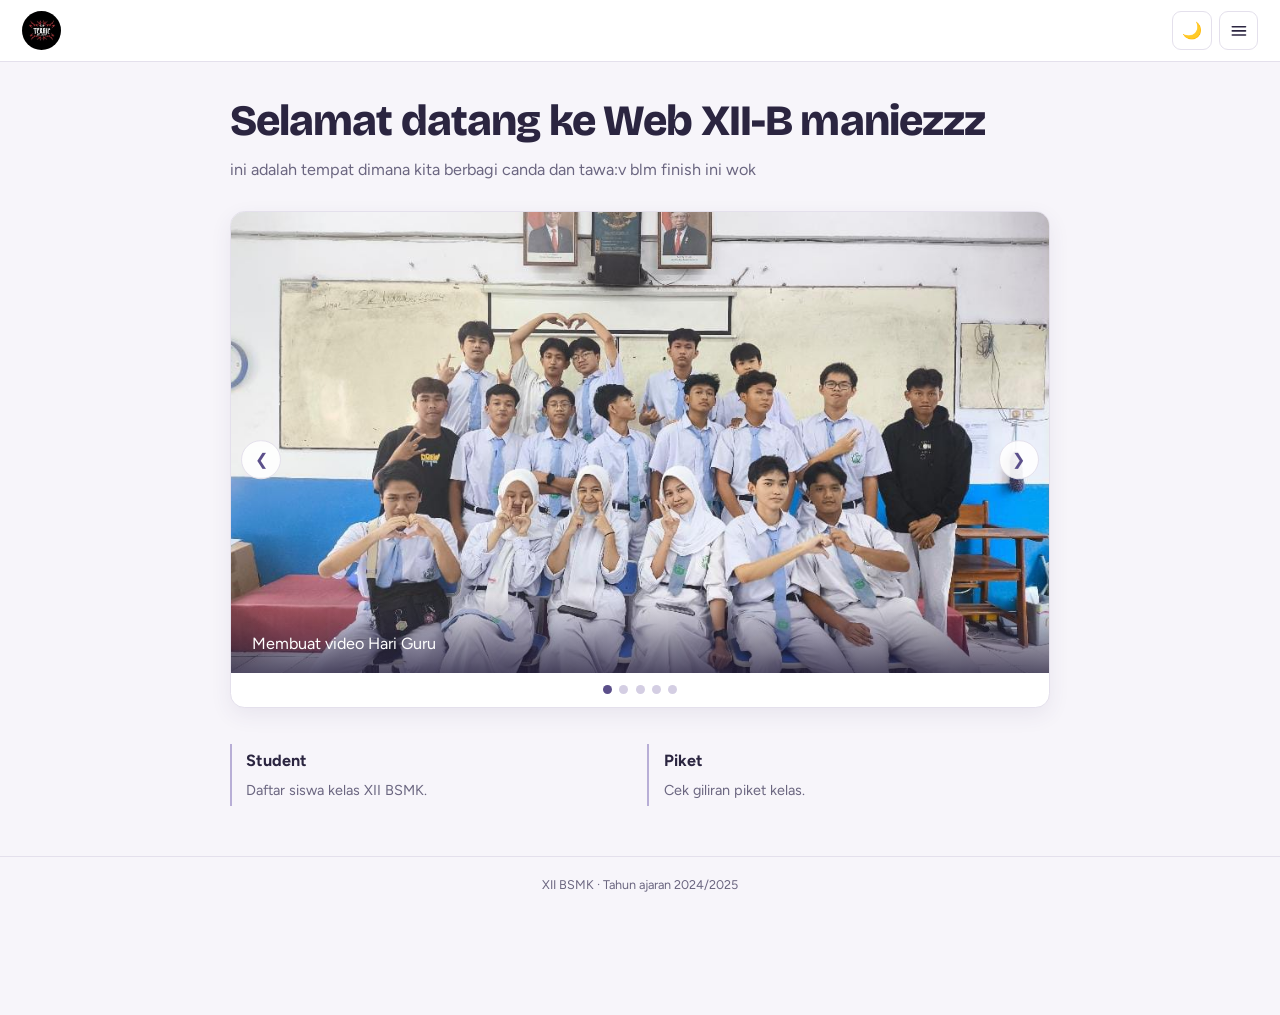
<file: index.html>
<!DOCTYPE html>
<html lang="id">
<head>
<meta charset="utf-8">
<meta name="viewport" content="width=device-width, initial-scale=1.0">
<title>XII BSMK - Web Kelas</title>
<link href="https://fonts.googleapis.com/css2?family=Bricolage+Grotesque:opsz,wght@12..96,700;12..96,800&family=Figtree:wght@400;500;600&display=swap" rel="stylesheet">
<link rel="stylesheet" href="style3.css">
<script src="mode.js"></script>
<style>
main{max-width:960px;margin:0 auto;padding:40px 24px 56px}
h1{font-family:"Bricolage Grotesque","Segoe UI",Arial,sans-serif;font-size:clamp(30px,6vw,48px);font-weight:800;line-height:1.1;margin:0 0 12px;letter-spacing:-.02em}
.lead{color:var(--muted);max-width:56ch;margin:0 0 32px;font-size:18px}
.show{position:relative;border:1px solid var(--line);border-radius:16px;overflow:hidden;background:var(--panel);box-shadow:0 8px 24px rgba(60,50,100,.08)}
.slide{display:none;position:relative;aspect-ratio:16/9;background:#4F4478}
.slide.on{display:block}
.slide img{width:100%;height:100%;object-fit:cover;display:block}
.slide p{position:absolute;left:0;right:0;bottom:0;margin:0;padding:40px 24px 18px;color:#fff;font-size:18px;background:linear-gradient(to top,rgba(30,24,55,.75),transparent)}
.ctl{position:absolute;top:50%;transform:translateY(-50%);width:44px;height:44px;border-radius:50%;border:1px solid var(--line);background:rgba(255,255,255,.9);color:var(--primary);font-size:18px;cursor:pointer}
.ctl:hover{border-color:var(--accent)}
#prev{left:12px}#next{right:12px}
.dots{display:flex;gap:8px;justify-content:center;padding:14px}
.dots button{width:10px;height:10px;border-radius:50%;border:0;background:#D4CEE3;cursor:pointer;padding:0}
.dots button.on{background:var(--primary)}
.info{display:grid;grid-template-columns:repeat(auto-fit,minmax(240px,1fr));gap:16px;margin-top:40px}
.info a{display:block;border-left:3px solid var(--accent);padding:4px 0 4px 16px}
.info a:hover{border-left-color:var(--primary)}
.info h2{margin:0 0 6px;font-size:18px}
.info p{margin:0;color:var(--muted)}
.slide img{cursor:zoom-in}
.slide img:focus-visible{outline:3px solid var(--primary);outline-offset:-6px}
.slide p{pointer-events:none}
#lightbox{margin:0;padding:16px;border:0;width:100%;height:100%;max-width:none;max-height:none;background:transparent;box-sizing:border-box}
#lightbox[open]{display:flex;align-items:center;justify-content:center}
#lightbox::backdrop{background:rgba(10,8,20,.88)}
#lightbox img{max-width:100%;max-height:100%;object-fit:contain;border-radius:12px}
#lb-tutup{position:fixed;top:16px;right:16px;width:44px;height:44px;border:0;border-radius:50%;background:rgba(255,255,255,.9);color:#2B2540;font-size:26px;line-height:1;cursor:pointer}
</style>
</head>
<body>
<header class="Nav-Atas">
  <div class="Logo"><img src="logo12B.jpg" alt="Logo"></div>
  <div class="nav-konten">
    <ul class="nav-link">
      <li><a href="index.html" class="active">Home</a></li>
      <li><a href="student.html">Student</a></li>
      <li><a href="piket.html">Piket</a></li>
    </ul>
  </div>
</header>

<main>
  <h1>Selamat datang ke Web XII-B maniezzz</h1>
  <p class="lead">ini adalah tempat dimana kita berbagi canda dan tawa:v blm finish ini wok</p>

  <div class="show">
    <div class="slide on"><img src="Foto1.jpg" alt="Membuat video Hari Guru"><p>Membuat video Hari Guru</p></div>
    <div class="slide"><img src="Foto2.jpg" alt="Hari Guru bersama Bu Uswah"><p>Hari Guru bersama Bu Uswah</p></div>
    <div class="slide"><img src="Foto3.jpg" alt="Ulang tahun Bu Erlita"><p>Ulang tahun Bu Erlita</p></div>
    <div class="slide"><img src="foto4.jpg" alt="Makan KFC abis event P5"><p>Makan KFC abis event P5</p></div>
    <div class="slide"><img src="foto5.jpg" alt="MPLS Pertama XII-B"><p>MPLS Pertama XII-B</p></div>
    <button class="ctl" id="prev" aria-label="Foto sebelumnya">&#10094;</button>
    <button class="ctl" id="next" aria-label="Foto berikutnya">&#10095;</button>
    <div class="dots" id="dots"></div>
  </div>

  <div class="info">
    <a href="student.html"><h2>Student</h2><p>Daftar siswa kelas XII BSMK.</p></a>
    <a href="piket.html"><h2>Piket</h2><p>Cek giliran piket kelas.</p></a>
  </div>
</main>

<footer class="footer">XII BSMK &middot; Tahun ajaran 2024/2025</footer>

<script>
(function(){
  var slides=document.querySelectorAll('.slide'),dots=document.getElementById('dots'),i=0,btns=[];
  slides.forEach(function(_,n){
    var b=document.createElement('button');
    b.setAttribute('aria-label','Foto '+(n+1));
    b.onclick=function(){go(n)};
    dots.appendChild(b);btns.push(b);
  });
  function go(n){
    i=(n+slides.length)%slides.length;
    slides.forEach(function(s,k){s.classList.toggle('on',k===i);btns[k].classList.toggle('on',k===i)});
  }
  document.getElementById('prev').onclick=function(){go(i-1)};
  document.getElementById('next').onclick=function(){go(i+1)};
  go(0);
})();
</script>

<dialog id="lightbox" aria-label="Foto diperbesar">
  <button type="button" id="lb-tutup" aria-label="Tutup foto">&times;</button>
  <img id="lb-img" alt="">
</dialog>

<script>
(function () {
  var dlg = document.getElementById("lightbox"), besar = document.getElementById("lb-img");
  function buka(im) { besar.src = im.currentSrc || im.src; besar.alt = im.alt; dlg.showModal(); }
  document.querySelectorAll(".slide img").forEach(function (im) {
    im.tabIndex = 0;
    im.setAttribute("role", "button");
    im.setAttribute("aria-label", "Perbesar foto: " + (im.alt || ""));
    im.addEventListener("click", function () { buka(im); });
    im.addEventListener("keydown", function (e) {
      if (e.key === "Enter" || e.key === " ") { e.preventDefault(); buka(im); }
    });
  });
  document.getElementById("lb-tutup").addEventListener("click", function () { dlg.close(); });
  dlg.addEventListener("click", function (e) { if (e.target === dlg) dlg.close(); });
})();
</script>
</body>
</html>
</file>
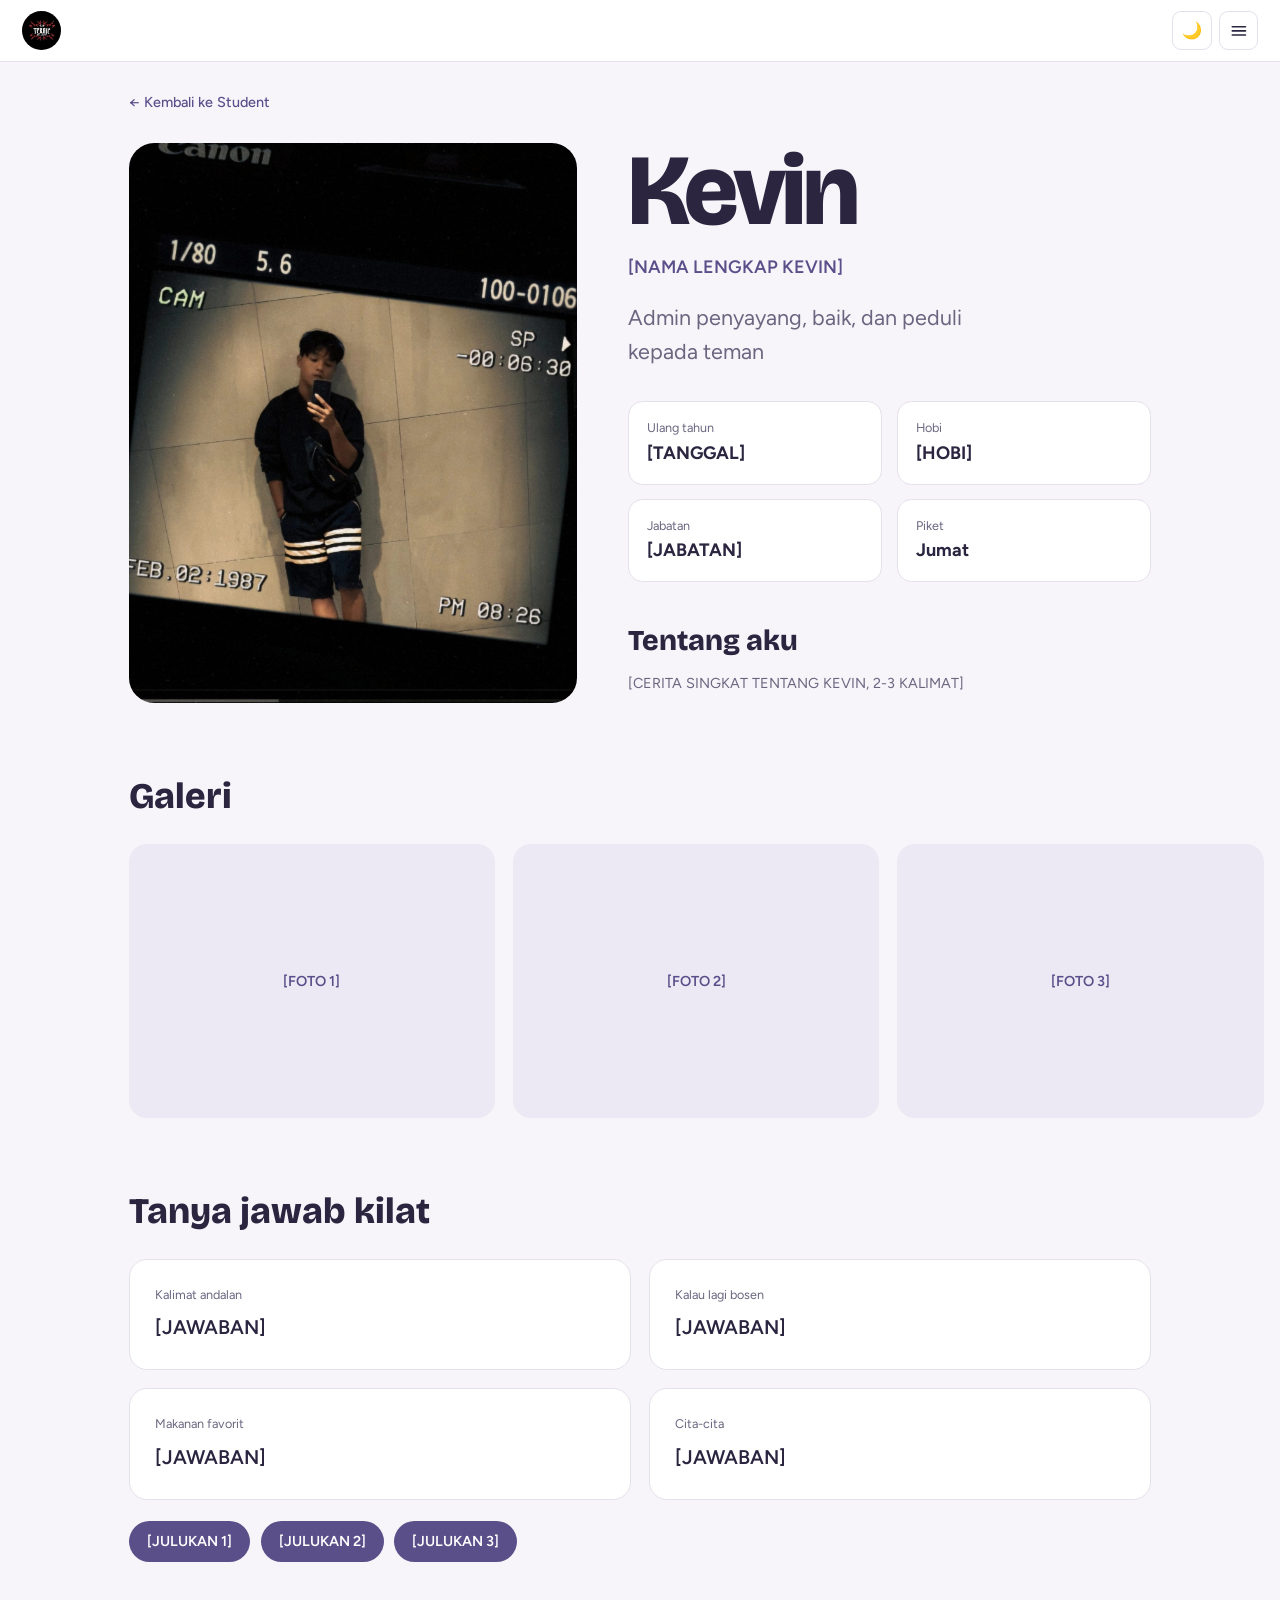
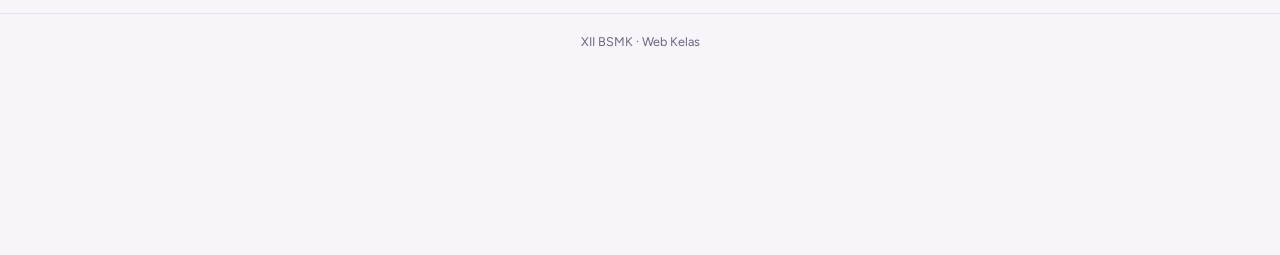
<file: Kevin.html>
<!DOCTYPE html>
<html lang="id">
<head>
  <meta charset="UTF-8">
  <meta name="viewport" content="width=device-width, initial-scale=1.0">
  <title>Kevin - XII BSMK</title>
  <link rel="preconnect" href="https://fonts.googleapis.com">
  <link rel="preconnect" href="https://fonts.gstatic.com" crossorigin>
  <link href="https://fonts.googleapis.com/css2?family=Bricolage+Grotesque:opsz,wght@12..96,700;12..96,800&family=Figtree:wght@400;500;600&display=swap" rel="stylesheet">
  <link rel="stylesheet" href="../style3.css">
  <script src="../mode.js"></script>
  <style>
    .profil{max-width:1200px;margin:0 auto;padding:32px 32px 56px}
    .kembali{display:inline-block;margin-bottom:32px;font-weight:500;color:var(--primary)}
    .hero{display:flex;flex-wrap:wrap;gap:56px;align-items:flex-start}
    .foto{flex:1 1 380px;aspect-ratio:4/5;border-radius:28px;background:var(--soft);overflow:hidden}
    .foto img{width:100%;height:100%;object-fit:cover;display:block}
    .hero-teks{flex:1.2 1 440px}
    .nama{font-family:"Bricolage Grotesque","Segoe UI",Arial,sans-serif;font-weight:800;font-size:clamp(56px,10vw,112px);line-height:.95;letter-spacing:-.03em}
    .nama-lengkap{margin-top:16px;font-size:20px;font-weight:600;color:var(--primary)}
    .julukan{margin:20px 0 36px;font-size:24px;color:var(--muted);max-width:24ch}
    .info{display:grid;grid-template-columns:repeat(auto-fit,minmax(200px,1fr));gap:16px}
    .info div{background:var(--panel);border:1px solid var(--line);border-radius:16px;padding:18px 20px}
    .info small{display:block;font-size:14px;color:var(--muted)}
    .info strong{font-size:20px}
    .sec{font-family:"Bricolage Grotesque","Segoe UI",Arial,sans-serif;font-weight:800;font-size:clamp(28px,4vw,40px);margin:72px 0 20px}
    .sec.kecil{font-size:32px;margin:40px 0 8px}
    .cerita{max-width:56ch;color:var(--muted)}
    .galeri{display:flex;flex-wrap:wrap;gap:20px}
    .galeri img,.galeri .ph{flex:1 1 280px;max-width:100%;aspect-ratio:4/3;border-radius:20px}
    .galeri img{object-fit:cover}
    .ph{background:var(--soft);color:var(--primary);display:grid;place-items:center;font-weight:600}
    .qa{display:grid;grid-template-columns:repeat(auto-fit,minmax(min(100%,480px),1fr));gap:20px}
    .qa div{background:var(--panel);border:1px solid var(--line);border-radius:20px;padding:28px}
    .qa small{display:block;font-size:14px;color:var(--muted);margin-bottom:8px}
    .qa p{font-size:22px;font-weight:600}
    .chips{display:flex;flex-wrap:wrap;gap:12px;margin-top:24px}
    .chips span{padding:10px 20px;border-radius:999px;background:var(--primary);color:var(--on-primary);font-weight:600}
    @media (max-width:600px){.profil{padding:24px 16px 40px}.hero{gap:32px}.info strong{font-size:18px}}
  </style>
</head>
<body>
  <header class="Nav-Atas">
    <div class="Logo"><img src="../logo12B.jpg" alt="Logo"></div>
    <div class="nav-konten">
      <ul class="nav-link">
        <li><a href="../index.html">Home</a></li>
        <li><a href="../student.html" class="active">Student</a></li>
        <li><a href="../piket.html">Piket</a></li>
      </ul>
    </div>
  </header>

  <main class="profil">
    <a class="kembali" href="../student.html">&larr; Kembali ke Student</a>

    <section class="hero">
      <div class="foto"><img src="../Foto/4.jpg" alt="Foto Kevin"></div>

      <div class="hero-teks">
        <h1 class="nama">Kevin</h1>
        <div class="nama-lengkap">[NAMA LENGKAP KEVIN]</div>
        <p class="julukan">Admin penyayang, baik, dan peduli kepada teman</p>

        <div class="info">
          <div><small>Ulang tahun</small><strong>[TANGGAL]</strong></div>
          <div><small>Hobi</small><strong>[HOBI]</strong></div>
          <div><small>Jabatan</small><strong>[JABATAN]</strong></div>
          <div><small>Piket</small><strong>Jumat</strong></div>
        </div>

        <h2 class="sec kecil">Tentang aku</h2>
        <p class="cerita">[CERITA SINGKAT TENTANG KEVIN, 2-3 KALIMAT]</p>
      </div>
    </section>

    <h2 class="sec">Galeri</h2>
    <div class="galeri">
      <!-- Ganti kotak ini dengan: <img src="../Foto/namafile.jpg" alt="Deskripsi foto"> -->
      <div class="ph">[FOTO 1]</div>
      <div class="ph">[FOTO 2]</div>
      <div class="ph">[FOTO 3]</div>
    </div>

    <h2 class="sec">Tanya jawab kilat</h2>
    <div class="qa">
      <div><small>Kalimat andalan</small><p>[JAWABAN]</p></div>
      <div><small>Kalau lagi bosen</small><p>[JAWABAN]</p></div>
      <div><small>Makanan favorit</small><p>[JAWABAN]</p></div>
      <div><small>Cita-cita</small><p>[JAWABAN]</p></div>
    </div>
    <div class="chips">
      <span>[JULUKAN 1]</span>
      <span>[JULUKAN 2]</span>
      <span>[JULUKAN 3]</span>
    </div>
  </main>

  <footer class="footer">XII BSMK &middot; Web Kelas</footer>
</body>
</html>
</file>
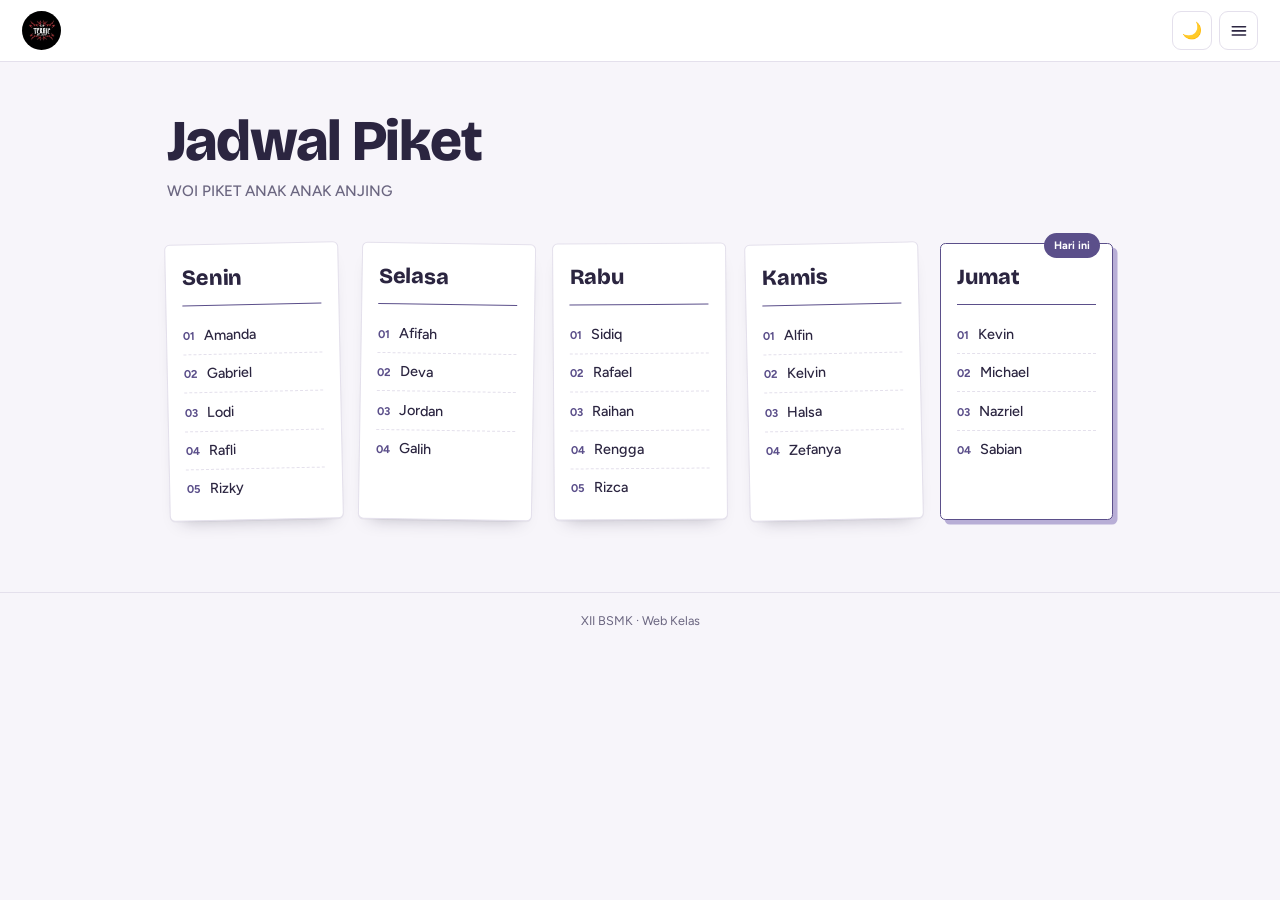
<file: piket.html>
<!DOCTYPE html>
<html lang="id">

<head>
    <meta charset="UTF-8">
    <meta name="viewport" content="width=device-width, initial-scale=1.0">
    <title>Jadwal Piket Kelas</title>
    <link rel="preconnect" href="https://fonts.googleapis.com">
    <link rel="preconnect" href="https://fonts.gstatic.com" crossorigin>
    <link href="https://fonts.googleapis.com/css2?family=Bricolage+Grotesque:opsz,wght@12..96,700;12..96,800&family=Figtree:wght@400;500;600&display=swap" rel="stylesheet">
    <link rel="stylesheet" href="style3.css">
    <script src="mode.js"></script>
</head>

<body>
    <header class="Nav-Atas">
        <div class="Logo">
            <img src="logo12B.jpg" alt="Logo">
        </div>

        <div class="nav-konten">
            <ul class="nav-link">
                <li><a href="index.html">Home</a></li>
                <li><a href="student.html">Student</a></li>
                <li><a href="piket.html" class="active">Piket</a></li>
            </ul>
        </div>
    </header>

    <section class="piket-header">
        <h2>Jadwal Piket</h2>
        <p>WOI PIKET ANAK ANAK ANJING</p>
    </section>

    <main class="piket-grid">
        <div class="piket-card">
            <h3>Senin</h3>
            <ul>
                <li>Amanda</li>
                <li>Gabriel</li>
                <li>Lodi</li>
                <li>Rafli</li>
                <li>Rizky</li>
            </ul>
        </div>

        <div class="piket-card">
            <h3>Selasa</h3>
            <ul>
                <li>Afifah</li>
                <li>Deva</li>
                <li>Jordan</li>
                <li>Galih</li>
            </ul>
        </div>

        <div class="piket-card">
            <h3>Rabu</h3>
            <ul>
                <li>Sidiq</li>
                <li>Rafael</li>
                <li>Raihan</li>
                <li>Rengga</li>
                <li>Rizca</li>
            </ul>
        </div>

        <div class="piket-card">
            <h3>Kamis</h3>
            <ul>
                <li>Alfin</li>
                <li>Kelvin</li>
                <li>Halsa</li>
                <li>Zefanya</li>
            </ul>
        </div>

        <div class="piket-card">
            <h3>Jumat</h3>
            <ul>
                <li>Kevin</li>
                <li>Michael</li>
                <li>Nazriel</li>
                <li>Sabian</li>
            </ul>
        </div>
    </main>

  <footer class="footer">XII BSMK &middot; Web Kelas</footer>

    <script>
        // Tandai kartu piket untuk hari ini (Senin-Jumat)
        (function () {
            const nama = ["Minggu", "Senin", "Selasa", "Rabu", "Kamis", "Jumat", "Sabtu"];
            const hariIni = nama[new Date().getDay()];

            document.querySelectorAll(".piket-card").forEach(function (card) {
                if (card.querySelector("h3").textContent.trim() === hariIni) {
                    card.classList.add("hari-ini");
                }
            });
        })();
    </script>
</body>

</html>
</file>
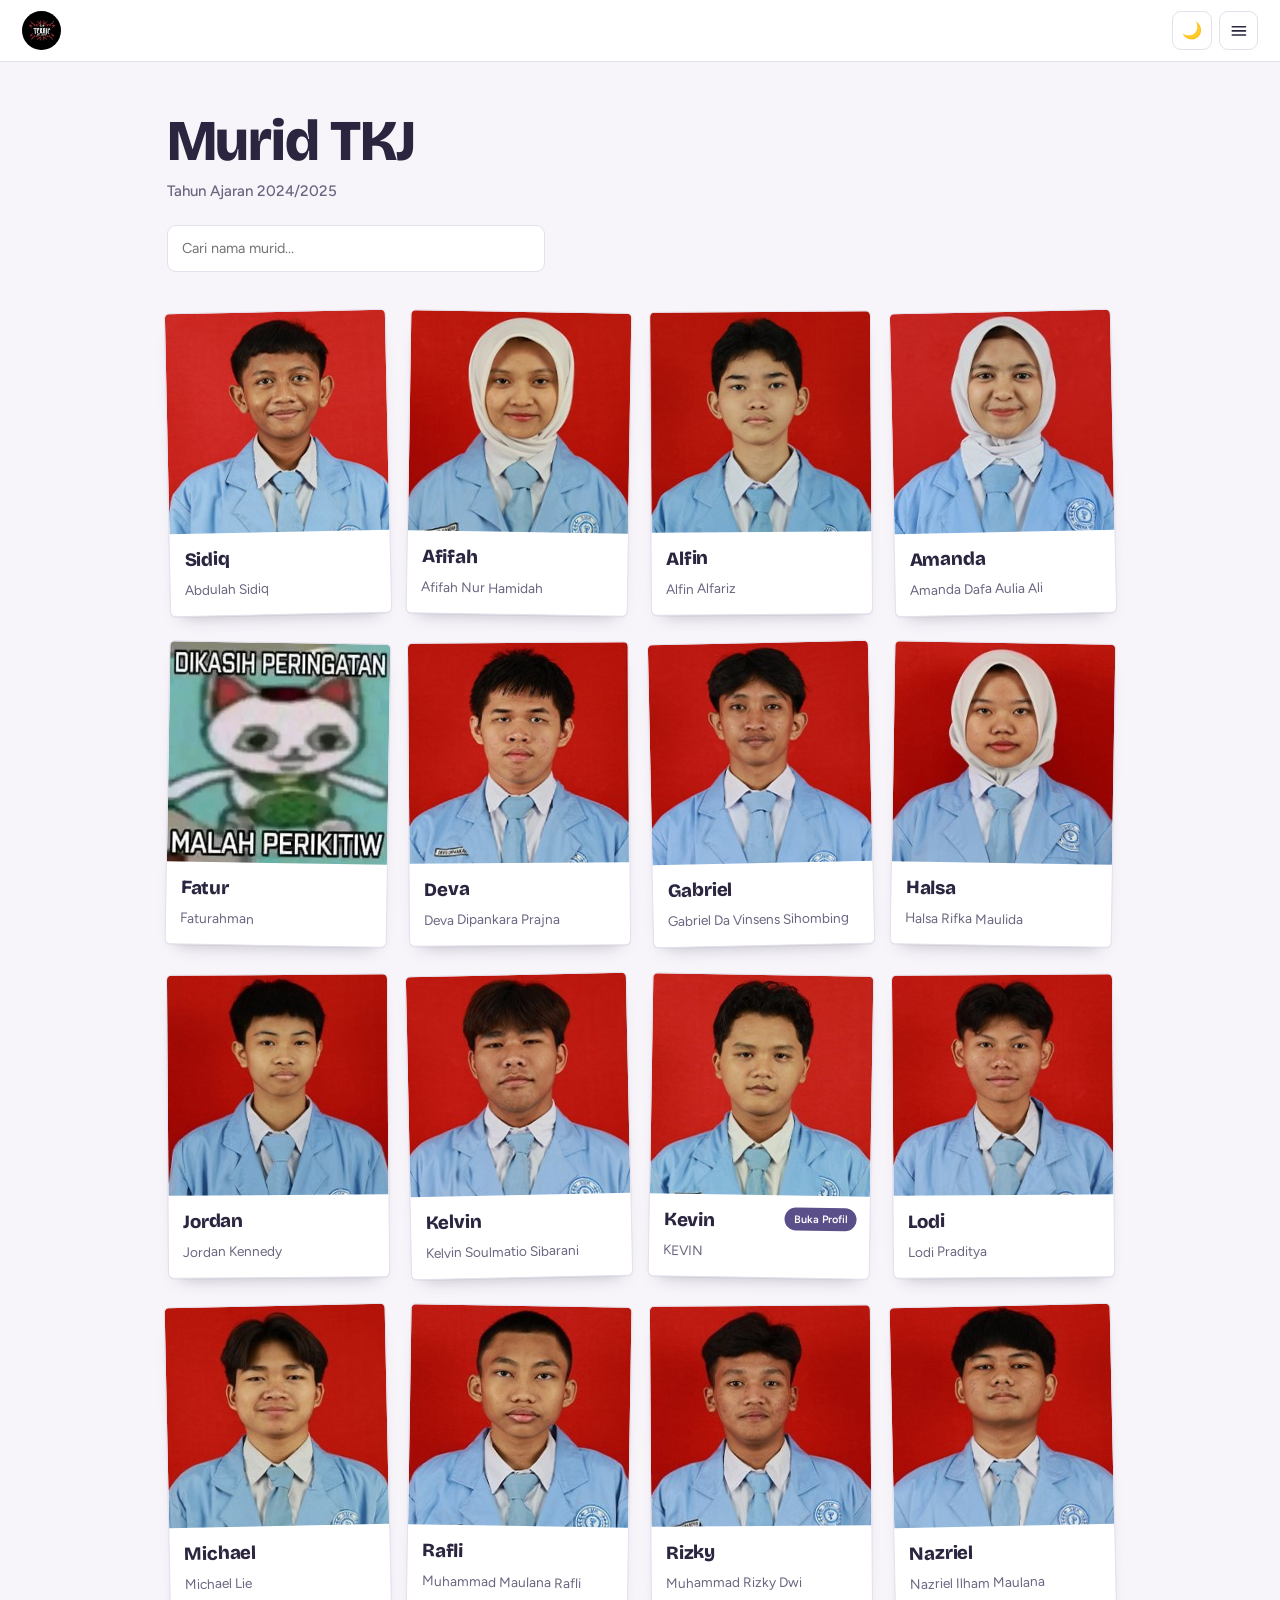
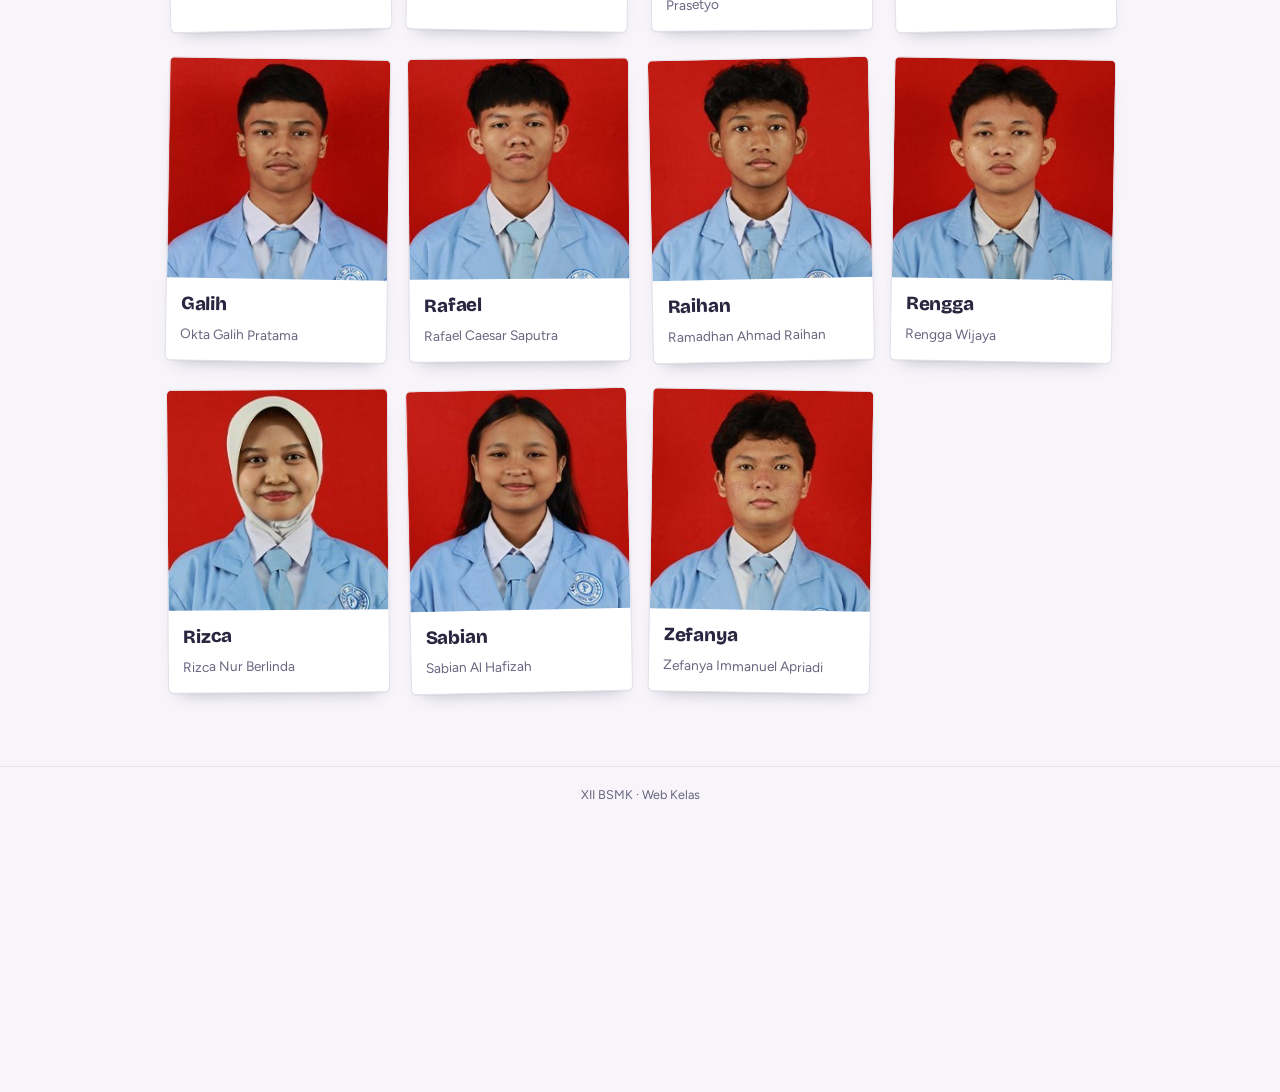
<file: student.html>
<!DOCTYPE html>
<html lang="id">
 
<head>
  <meta charset="UTF-8">
  <meta name="viewport" content="width=device-width, initial-scale=1.0">
  <title>Student</title>
  <link rel="preconnect" href="https://fonts.googleapis.com">
  <link rel="preconnect" href="https://fonts.gstatic.com" crossorigin>
  <link href="https://fonts.googleapis.com/css2?family=Bricolage+Grotesque:opsz,wght@12..96,700;12..96,800&family=Figtree:wght@400;500;600&display=swap" rel="stylesheet">
  <link rel="stylesheet" href="style3.css">
</head>
 
<body>
  <header class="Nav-Atas">
    <div class="Logo">
      <img src="logo12B.jpg" alt="Logo">
    </div>
 
    <div class="nav-konten">
      <ul class="nav-link">
        <li><a href="index.html">Home</a></li>
        <li><a href="student.html" class="active">Student</a></li>
        <li><a href="piket.html">Piket</a></li>
      </ul>
    </div>
  </header>
 
  <section class="header">
    <h2>Murid TKJ</h2>
    <p class="sub">Tahun Ajaran 2024/2025</p>
    <div class="search-box-container">
      <input type="text" id="studentSearch" placeholder="Cari nama murid..." autocomplete="off" aria-label="Cari nama murid">
    </div>
    <p id="noResult" style="display:none;">Nama murid ga ada</p>
  </section>
 
  <main class="card-container" id="studentList">
    <div class="card"><div class="avatar-wrapper"><img src="FotoMurid/Sidiq.jpg" alt="Sidiq" class="avatar"></div><div class="card-content"><h3>Sidiq</h3><p>Abdulah Sidiq</p></div></div>
    <div class="card"><div class="avatar-wrapper"><img src="FotoMurid/afifah.jpg" alt="Afifah" class="avatar"></div><div class="card-content"><h3>Afifah</h3><p>Afifah Nur Hamidah</p></div></div>
    <div class="card"><div class="avatar-wrapper"><img src="FotoMurid/alfin.jpg" alt="Alfin" class="avatar"></div><div class="card-content"><h3>Alfin</h3><p>Alfin Alfariz</p></div></div>
    <div class="card"><div class="avatar-wrapper"><img src="FotoMurid/Manda.jpg" alt="Amanda" class="avatar"></div><div class="card-content"><h3>Amanda</h3><p>Amanda Dafa Aulia Ali</p></div></div>
    <div class="card"><div class="avatar-wrapper"><img src="Foto/meme1.jpg" alt="Faturahman" class="avatar"></div><div class="card-content"><h3>Fatur</h3><p>Faturahman</p></div></div>
     <div class="card"><div class="avatar-wrapper"><img src="FotoMurid/deva.jpg" alt="Deva" class="avatar"></div><div class="card-content"><h3>Deva</h3><p>Deva Dipankara Prajna</p></div></div>
    <div class="card"><div class="avatar-wrapper"><img src="FotoMurid/Gabriel.jpg" alt="Gabriel" class="avatar"></div><div class="card-content"><h3>Gabriel</h3><p>Gabriel Da Vinsens Sihombing</p></div></div>
    <div class="card"><div class="avatar-wrapper"><img src="FotoMurid/Halsa.jpg" alt="Halsa" class="avatar"></div><div class="card-content"><h3>Halsa</h3><p>Halsa Rifka Maulida</p></div></div>
    <div class="card"><div class="avatar-wrapper"><img src="FotoMurid/Jordan.jpg" alt="Jordan" class="avatar"></div><div class="card-content"><h3>Jordan</h3><p>Jordan Kennedy</p></div></div>
    <div class="card"><div class="avatar-wrapper"><img src="FotoMurid/Kelvin.jpg" alt="Kelvin" class="avatar"></div><div class="card-content"><h3>Kelvin</h3><p>Kelvin Soulmatio Sibarani</p></div></div>
 
    <a href="Profil/Kevin.html" class="card-link">
      <div class="card"><div class="avatar-wrapper"><img src="FotoMurid/Kevin.jpg" alt="Kevin" class="avatar"></div><div class="card-content"><h3>Kevin</h3><p>KEVIN</p>
        <span class="buka-profil">Buka Profil</span></div></div>
    </a>
 
    <div class="card"><div class="avatar-wrapper"><img src="FotoMurid/Lodi.jpg" alt="Lodi" class="avatar"></div><div class="card-content"><h3>Lodi</h3><p>Lodi Praditya</p></div></div>
    <div class="card"><div class="avatar-wrapper"><img src="FotoMurid/Michael.jpg" alt="Michael" class="avatar"></div><div class="card-content"><h3>Michael</h3><p>Michael Lie</p></div></div>
    <div class="card"><div class="avatar-wrapper"><img src="FotoMurid/Rafli.jpg" alt="Rafli" class="avatar"></div><div class="card-content"><h3>Rafli</h3><p>Muhammad Maulana Rafli</p></div></div>
    <div class="card" data-ulang="11-17"><div class="avatar-wrapper"><img src="FotoMurid/Rizki.jpg" alt="Rizky" class="avatar"></div><div class="card-content"><h3>Rizky</h3><p>Muhammad Rizky Dwi Prasetyo</p></div></div>
    <div class="card"><div class="avatar-wrapper"><img src="FotoMurid/Nazriel.jpg" alt="Nazriel" class="avatar"></div><div class="card-content"><h3>Nazriel</h3><p>Nazriel Ilham Maulana</p></div></div>
    <div class="card"><div class="avatar-wrapper"><img src="FotoMurid/Galih.jpg" alt="Galih" class="avatar"></div><div class="card-content"><h3>Galih</h3><p>Okta Galih Pratama</p></div></div>
    <div class="card"><div class="avatar-wrapper"><img src="FotoMurid/Rafael.jpg" alt="Rafael" class="avatar"></div><div class="card-content"><h3>Rafael</h3><p>Rafael Caesar Saputra</p></div></div>
    <div class="card"><div class="avatar-wrapper"><img src="FotoMurid/Raihan.jpg" alt="Raihan" class="avatar"></div><div class="card-content"><h3>Raihan</h3><p>Ramadhan Ahmad Raihan</p></div></div>
    <div class="card"><div class="avatar-wrapper"><img src="FotoMurid/Rengga.jpg" alt="Rengga" class="avatar"></div><div class="card-content"><h3>Rengga</h3><p>Rengga Wijaya</p></div></div>
    <div class="card"><div class="avatar-wrapper"><img src="FotoMurid/Rizca.jpg" alt="Rizca" class="avatar"></div><div class="card-content"><h3>Rizca</h3><p>Rizca Nur Berlinda</p></div></div>
    <div class="card"><div class="avatar-wrapper"><img src="FotoMurid/Sabian.jpg" alt="Sabian" class="avatar"></div><div class="card-content"><h3>Sabian</h3><p>Sabian Al Hafizah</p></div></div>
    <div class="card"><div class="avatar-wrapper"><img src="FotoMurid/Zefanya.jpg" alt="Zefanya" class="avatar"></div><div class="card-content"><h3>Zefanya</h3><p>Zefanya Immanuel Apriadi</p></div></div>
  </main>

  <footer class="footer">XII BSMK &middot; Web Kelas</footer>

  <script src="searchbar.js"></script>
  <script src="Ultah.js"></script>
  
</body>
 
</html>
</file>
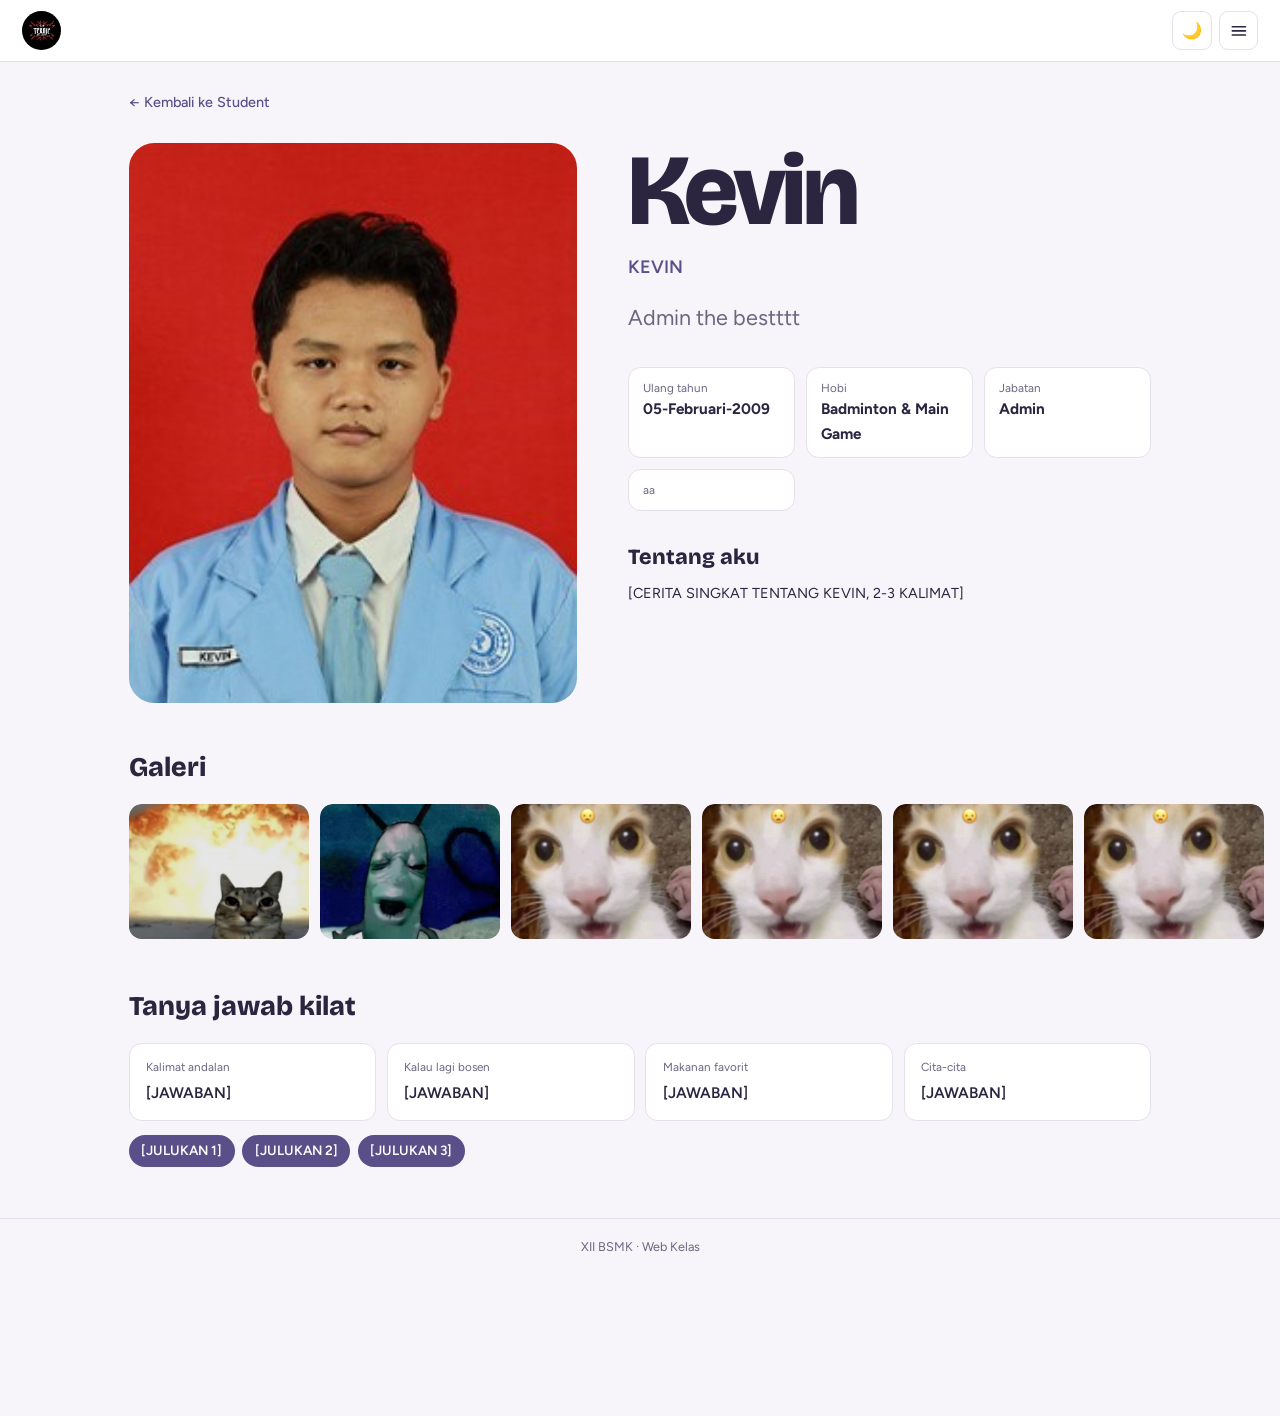
<file: Profil/Kevin.html>
<!DOCTYPE html>
<html lang="id">
<head>
  <meta charset="UTF-8">
  <meta name="viewport" content="width=device-width, initial-scale=1.0">
  <title>Kevin - XII BSMK</title>
  <link rel="preconnect" href="https://fonts.googleapis.com">
  <link rel="preconnect" href="https://fonts.gstatic.com" crossorigin>
  <link href="https://fonts.googleapis.com/css2?family=Bricolage+Grotesque:opsz,wght@12..96,700;12..96,800&family=Figtree:wght@400;500;600&display=swap" rel="stylesheet">
  <link rel="stylesheet" href="../style3.css">
  <script src="../mode.js"></script>
  <style>
    .profil{max-width:1200px;margin:0 auto;padding:32px 32px 56px}
    .kembali{display:inline-block;margin-bottom:32px;font-weight:500;color:var(--primary)}
    .hero{display:flex;flex-wrap:wrap;gap:56px;align-items:flex-start}
    .foto{flex:1 1 380px;aspect-ratio:4/5;border-radius:28px;background:var(--soft);overflow:hidden}
    .foto img{width:100%;height:100%;object-fit:cover;display:block}
    .hero-teks{flex:1.2 1 440px}
    .nama{font-family:"Bricolage Grotesque","Segoe UI",Arial,sans-serif;font-weight:800;font-size:clamp(56px,10vw,112px);line-height:.95;letter-spacing:-.03em}
    .nama-lengkap{margin-top:16px;font-size:20px;font-weight:600;color:var(--primary)}
    .julukan{margin:20px 0 36px;font-size:24px;color:var(--muted);max-width:24ch}
    .info{display:grid;grid-template-columns:repeat(auto-fit,minmax(150px,1fr));gap:12px}
    .info div{background:var(--panel);border:1px solid var(--line);border-radius:14px;padding:12px 16px}
    .info small{display:block;font-size:13px;color:var(--muted)}
    .info strong{font-size:17px}
    .sec{font-family:"Bricolage Grotesque","Segoe UI",Arial,sans-serif;font-weight:800;font-size:clamp(24px,3.5vw,30px);margin:48px 0 16px}
    .sec.kecil{font-size:24px;margin:32px 0 8px}
    .galeri{display:grid;grid-template-columns:repeat(3,1fr);gap:12px;max-width:720px}
    .galeri img,.galeri .ph{width:100%;aspect-ratio:4/3;border-radius:14px}
    .galeri img{object-fit:cover}
    .galeri button{display:block;padding:0;border:0;background:none;border-radius:14px;overflow:hidden;cursor:zoom-in}
    .galeri button:focus-visible{outline:2px solid var(--primary);outline-offset:3px}
    #lightbox{margin:0;padding:16px;border:0;width:100%;height:100%;max-width:none;max-height:none;background:transparent;box-sizing:border-box}
    #lightbox[open]{display:flex;align-items:center;justify-content:center}
    #lightbox::backdrop{background:rgba(10,8,20,.85)}
    #lightbox img{max-width:100%;max-height:100%;object-fit:contain;border-radius:12px}
    #lb-tutup{position:fixed;top:16px;right:16px;width:44px;height:44px;border:0;border-radius:50%;background:rgba(255,255,255,.9);color:#2B2540;font-size:26px;line-height:1;cursor:pointer}
    .ph{background:var(--soft);color:var(--primary);display:grid;place-items:center;font-weight:600}
    .qa{display:grid;grid-template-columns:repeat(auto-fit,minmax(min(100%,200px),1fr));gap:12px}
    .qa div{background:var(--panel);border:1px solid var(--line);border-radius:14px;padding:16px 18px}
    .qa small{display:block;font-size:13px;color:var(--muted);margin-bottom:4px}
    .qa p{font-size:17px;font-weight:600}
    .chips{display:flex;flex-wrap:wrap;gap:8px;margin-top:16px}
    .chips span{padding:6px 14px;border-radius:999px;background:var(--primary);color:var(--on-primary);font-size:15px;font-weight:600}
    @media (max-width:600px){
      .profil{padding:24px 16px 40px}
      .hero{gap:32px}
      .info strong{font-size:16px}
      .galeri{grid-template-columns:repeat(2,1fr);max-width:none}
    }
  </style>
</head>
<body>
  <header class="Nav-Atas">
    <div class="Logo"><img src="../logo12B.jpg" alt="Logo"></div>
    <div class="nav-konten">
      <ul class="nav-link">
        <li><a href="../index.html">Home</a></li>
        <li><a href="../student.html" class="active">Student</a></li>
        <li><a href="../piket.html">Piket</a></li>
      </ul>
    </div>
  </header>

  <main class="profil">
    <a class="kembali" href="../student.html">&larr; Kembali ke Student</a>

    <section class="hero">
      <div class="foto"><img src="../FotoMurid/Kevin.jpg" alt="Foto Kevin"></div>

      <div class="hero-teks">
        <h1 class="nama">Kevin</h1>
        <div class="nama-lengkap">KEVIN</div>
        <p class="julukan">Admin the bestttt</p>

        <div class="info">
          <div><small>Ulang tahun</small><strong>05-Februari-2009</strong></div>
          <div><small>Hobi</small><strong>Badminton &amp; Main Game</strong></div>
          <div><small>Jabatan</small><strong>Admin</strong></div>
          <div><small>aa</small><strong></strong></div>
        </div>

        <h2 class="sec kecil">Tentang aku</h2>
        <p class="cerita">[CERITA SINGKAT TENTANG KEVIN, 2-3 KALIMAT]</p>
      </div>
    </section>

    <h2 class="sec">Galeri</h2>
    <div class="galeri">
      <!-- Tambah foto: copy satu baris <button>, ganti nama file dan alt -->
      <button type="button"><img src="../Foto/duar.jpg"  alt="Foto galeri 1" loading="lazy"></button>
      <button type="button"><img src="../Foto/ahh.jpg"   alt="Foto galeri 2" loading="lazy"></button>
      <button type="button"><img src="../Foto/omaga.jpg" alt="Foto galeri 3" loading="lazy"></button>
      <button type="button"><img src="../Foto/omaga.jpg" alt="Foto galeri 3" loading="lazy"></button>
      <button type="button"><img src="../Foto/omaga.jpg" alt="Foto galeri 3" loading="lazy"></button>
      <button type="button"><img src="../Foto/omaga.jpg" alt="Foto galeri 3" loading="lazy"></button>
    </div>

    <h2 class="sec">Tanya jawab kilat</h2>
    <div class="qa">
      <div><small>Kalimat andalan</small><p>[JAWABAN]</p></div>
      <div><small>Kalau lagi bosen</small><p>[JAWABAN]</p></div>
      <div><small>Makanan favorit</small><p>[JAWABAN]</p></div>
      <div><small>Cita-cita</small><p>[JAWABAN]</p></div>
    </div>
    <div class="chips">
      <span>[JULUKAN 1]</span>
      <span>[JULUKAN 2]</span>
      <span>[JULUKAN 3]</span>
    </div>
  </main>

  <footer class="footer">XII BSMK &middot; Web Kelas</footer>

  <dialog id="lightbox" aria-label="Foto diperbesar">
    <button type="button" id="lb-tutup" aria-label="Tutup foto">&times;</button>
    <img id="lb-img" alt="">
  </dialog>

  <script>
  (function () {
    var dlg = document.getElementById("lightbox"), besar = document.getElementById("lb-img");
    document.querySelectorAll(".galeri button").forEach(function (b) {
      b.addEventListener("click", function () {
        var im = b.querySelector("img");
        besar.src = im.src;
        besar.alt = im.alt;
        dlg.showModal();
      });
    });
    document.getElementById("lb-tutup").addEventListener("click", function () { dlg.close(); });
    dlg.addEventListener("click", function (e) { if (e.target === dlg) dlg.close(); });
  })();
  </script>
</body>
</html>
</file>
<file: style3.css>
/* Tema kalem XII BSMK - dipakai index.html, student.html, piket.html */
:root{
  color-scheme:light;
  --bg:#F7F5FA; --panel:#FFFFFF; --line:#E4E0EC;
  --text:#2B2540; --muted:#6B6680; --primary:#5B4F8A; --accent:#B8AED6;
  --on-primary:#fff; --soft:#ECE8F4; --dot:#D4CEE3; --ctl-bg:rgba(255,255,255,.9); --confetti-base:#EFE9FA;
}
/* Mode gelap: otomatis mengikuti HP/laptop, atau pilihan tombol (data-theme) */
@media (prefers-color-scheme:dark){
  :root:not([data-theme="light"]){
    color-scheme:dark;
    --bg:#14111F; --panel:#1D1930; --line:#322C4D;
    --text:#ECE9F7; --muted:#A8A3BE; --primary:#A79CE3; --accent:#4B4275;
    --on-primary:#1A1530; --soft:#2A2442; --dot:#3D3660; --ctl-bg:rgba(29,25,48,.9); --confetti-base:#2A2442;
  }
}
:root[data-theme="dark"]{
  color-scheme:dark;
  --bg:#14111F; --panel:#1D1930; --line:#322C4D;
  --text:#ECE9F7; --muted:#A8A3BE; --primary:#A79CE3; --accent:#4B4275;
  --on-primary:#1A1530; --soft:#2A2442; --dot:#3D3660; --ctl-bg:rgba(29,25,48,.9); --confetti-base:#2A2442;
}
*,*::before,*::after{box-sizing:border-box}
body{margin:0;background:var(--bg);color:var(--text);font:16px/1.6 "Figtree","Segoe UI",system-ui,sans-serif}
a{color:inherit;text-decoration:none}
ul,h1,h2,h3,p{margin:0;padding:0}
a:focus-visible,button:focus-visible{outline:2px solid var(--primary);outline-offset:3px}

/* Navigasi atas */
.Nav-Atas{display:flex;align-items:center;justify-content:space-between;gap:16px;flex-wrap:wrap;padding:12px 24px;background:var(--panel);border-bottom:1px solid var(--line)}
.Logo img{display:block;width:44px;height:44px;border-radius:50%;object-fit:cover}
.nav-link{display:flex;gap:6px;list-style:none}
.nav-link a{display:block;padding:8px 16px;border-radius:999px;color:var(--muted);font-weight:500}
.nav-link a:hover{color:var(--text)}
.nav-link a.active{background:var(--primary);color:var(--on-primary);font-weight:600}

/* Footer */
.footer{border-top:1px solid var(--line);padding:20px 24px;text-align:center;color:var(--muted);font-size:14px}

/* Judul halaman (Student dan Piket) */
.header,.piket-header{max-width:1100px;margin:0 auto;padding:56px 24px 8px}
.header h2,.piket-header h2{font-family:"Bricolage Grotesque","Segoe UI",Arial,sans-serif;font-size:clamp(2.4rem,6vw,4rem);font-weight:800;line-height:1;letter-spacing:-.02em}
.header .sub,.piket-header p{margin-top:10px;font-size:1.05rem;font-weight:500;color:var(--muted)}

/* Student */
.search-box-container{margin-top:24px;max-width:420px}
#studentSearch{width:100%;padding:12px 16px;border:1px solid var(--line);border-radius:10px;background:var(--panel);color:var(--text);font:inherit}
#studentSearch:focus{outline:2px solid var(--primary);outline-offset:2px;border-color:var(--primary)}
#noResult{margin-top:14px;color:var(--muted)}
.card-container{display:grid;grid-template-columns:repeat(auto-fill,minmax(210px,1fr));gap:30px 22px;max-width:1100px;margin:0 auto;padding:36px 24px 80px}
.card-container>:nth-child(3n+1){transform:rotate(-1.2deg)}
.card-container>:nth-child(3n+2){transform:rotate(.9deg)}
.card-container>:nth-child(3n){transform:rotate(-.4deg)}
.card-link{display:block}
.card{height:100%;overflow:hidden;background:var(--panel);border:1px solid var(--line);border-radius:6px;box-shadow:0 1px 0 rgba(43,37,64,.05),0 12px 20px -14px rgba(43,37,64,.35);transition:transform .2s}
.card:hover{transform:translateY(-3px) rotate(0)}
.card-container>.card-ultah{transform:rotate(0)}
.card-ultah{
  border:8px solid transparent;
  background:
    linear-gradient(var(--panel),var(--panel)),
    radial-gradient(circle at 3px 3px,#F472B6 0 3px,transparent 3.5px) 0 0/16px 16px,
    radial-gradient(circle at 11px 6px,#38BDF8 0 3px,transparent 3.5px) 0 0/16px 16px,
    radial-gradient(circle at 6px 12px,#FACC15 0 3px,transparent 3.5px) 0 0/16px 16px,
    radial-gradient(circle at 13px 13px,#A78BFA 0 3px,transparent 3.5px) 0 0/16px 16px,
    linear-gradient(var(--confetti-base),var(--confetti-base));
  background-origin:border-box;
  background-clip:padding-box,border-box,border-box,border-box,border-box,border-box;
  box-shadow:0 10px 24px -10px rgba(91,79,138,.55);
}
.avatar-wrapper{aspect-ratio:1/1;background:var(--soft)}
.avatar{display:block;width:100%;height:100%;object-fit:cover}
.card-content{padding:14px 16px 16px}
.card-content h3{margin-bottom:4px;font-family:"Bricolage Grotesque","Segoe UI",Arial,sans-serif;font-size:1.3rem;font-weight:800;letter-spacing:-.01em}
.card-content p{color:var(--muted);font-size:.95rem}

/* Piket */
.piket-grid{display:grid;grid-template-columns:repeat(auto-fit,minmax(180px,1fr));gap:30px 22px;max-width:1100px;margin:0 auto;padding:36px 24px 80px;animation:rise .5s ease-out both}
@keyframes rise{from{opacity:0;transform:translateY(14px)}}
.piket-card:nth-child(3n+1){transform:rotate(-1.2deg)}
.piket-card:nth-child(3n+2){transform:rotate(.9deg)}
.piket-card:nth-child(3n){transform:rotate(-.4deg)}
.piket-card{position:relative;padding:18px 18px 14px;background:var(--panel);border:1px solid var(--line);border-radius:6px;box-shadow:0 1px 0 rgba(43,37,64,.05),0 12px 20px -14px rgba(43,37,64,.35)}
.piket-card h3{margin-bottom:12px;padding-bottom:10px;border-bottom:2px solid var(--primary);font-family:"Bricolage Grotesque","Segoe UI",Arial,sans-serif;font-size:1.5rem;font-weight:800;letter-spacing:-.01em}
.piket-card ul{list-style:none;counter-reset:urut}
.piket-card li{counter-increment:urut;display:flex;align-items:baseline;gap:10px;padding:8px 0;border-bottom:1px dashed var(--line);font-weight:500}
.piket-card li:last-child{border-bottom:none}
.piket-card li::before{content:counter(urut,decimal-leading-zero);font-size:.78rem;font-weight:700;color:var(--primary)}
.piket-card.hari-ini{transform:rotate(0);border:2px solid var(--primary);box-shadow:5px 5px 0 var(--accent)}
.piket-card.hari-ini::after{content:"Hari ini";position:absolute;top:-12px;right:14px;padding:4px 11px;border-radius:999px;background:var(--primary);color:var(--on-primary);font-size:.75rem;font-weight:700}

@media (max-width:600px){
  .Nav-Atas{padding:12px 16px}
  .header,.piket-header{padding:36px 16px 4px}
  .piket-grid{padding:28px 16px 64px;gap:26px 14px}
  .card-container{grid-template-columns:repeat(2,minmax(0,1fr));gap:14px 12px;padding:24px 12px 56px}
  .card-container>*{transform:none}
  .avatar-wrapper{aspect-ratio:4/3}
  .avatar{object-position:center 20%}
  .card-content{padding:10px 10px 12px}
  .card-content h3{font-size:1.05rem}
  .card-content p{font-size:.8rem;line-height:1.4}
}
@media (prefers-reduced-motion:reduce){
  .piket-grid{animation:none}
  .card{transition:none}
}

/* Penyesuaian mode gelap untuk slideshow di Home + tombol ganti tema */
:root .ctl{background:var(--ctl-bg);color:var(--primary)}
:root .dots button{background:var(--dot)}
:root .dots button.on{background:var(--primary)}

/* Menu garis tiga + tombol tema */
.Nav-Atas{position:relative}
.aksi-kanan{display:flex;align-items:center;gap:8px}
.menu-btn,.tema-btn{display:grid;place-items:center;width:44px;height:44px;border:1px solid var(--line);border-radius:10px;background:transparent;color:var(--text);font-size:18px;line-height:1;cursor:pointer}
.menu-btn:hover,.tema-btn:hover{background:var(--line)}
.js-menu .nav-konten{display:none;position:absolute;top:calc(100% + 8px);right:24px;z-index:20;min-width:210px;padding:8px;background:var(--panel);border:1px solid var(--line);border-radius:12px;box-shadow:0 12px 28px -12px rgba(43,37,64,.45)}
.js-menu.menu-open .nav-konten{display:block}
.js-menu .nav-link{flex-direction:column;gap:2px}
.js-menu .nav-link a{border-radius:8px}
@media (max-width:600px){.js-menu .nav-konten{right:16px}}


/* Perkecil tampilan semua halaman di laptop (ubah angka .9: makin kecil = makin mengecil) */
@media (min-width:601px){
  html{zoom:.9}
}


/* Galeri di halaman profil (Profil/Kevin.html): laptop = 6 foto berderet, HP = 2 per baris (diatur di Kevin.html) */
@media (min-width:601px){
  .profil .galeri{grid-template-columns:repeat(6,1fr);max-width:none}
}
@media (min-width:601px) and (max-width:900px){
  .profil .galeri{grid-template-columns:repeat(3,1fr)}
}

/* Galeri profil: di layar laptop lebar, perpanjang ke kanan supaya foto lebih besar (ubah -11% : makin besar angkanya makin melebar; jangan lebih dari -13%) */
@media (min-width:1280px){
  .profil .galeri{margin-right:-11%}
}


/* Label "Buka Profil" di kartu siswa yang punya halaman profil */
.card-link .card-content{position:relative}
.buka-profil{position:absolute;top:14px;right:14px;padding:4px 10px;border-radius:999px;background:var(--primary);color:var(--on-primary);font-size:12px;font-weight:600;line-height:1.4;white-space:nowrap}
.card-link:hover .buka-profil{background:var(--text)}
@media (max-width:600px){
  .buka-profil{top:10px;right:8px;padding:3px 8px;font-size:11px}
}
</file>
